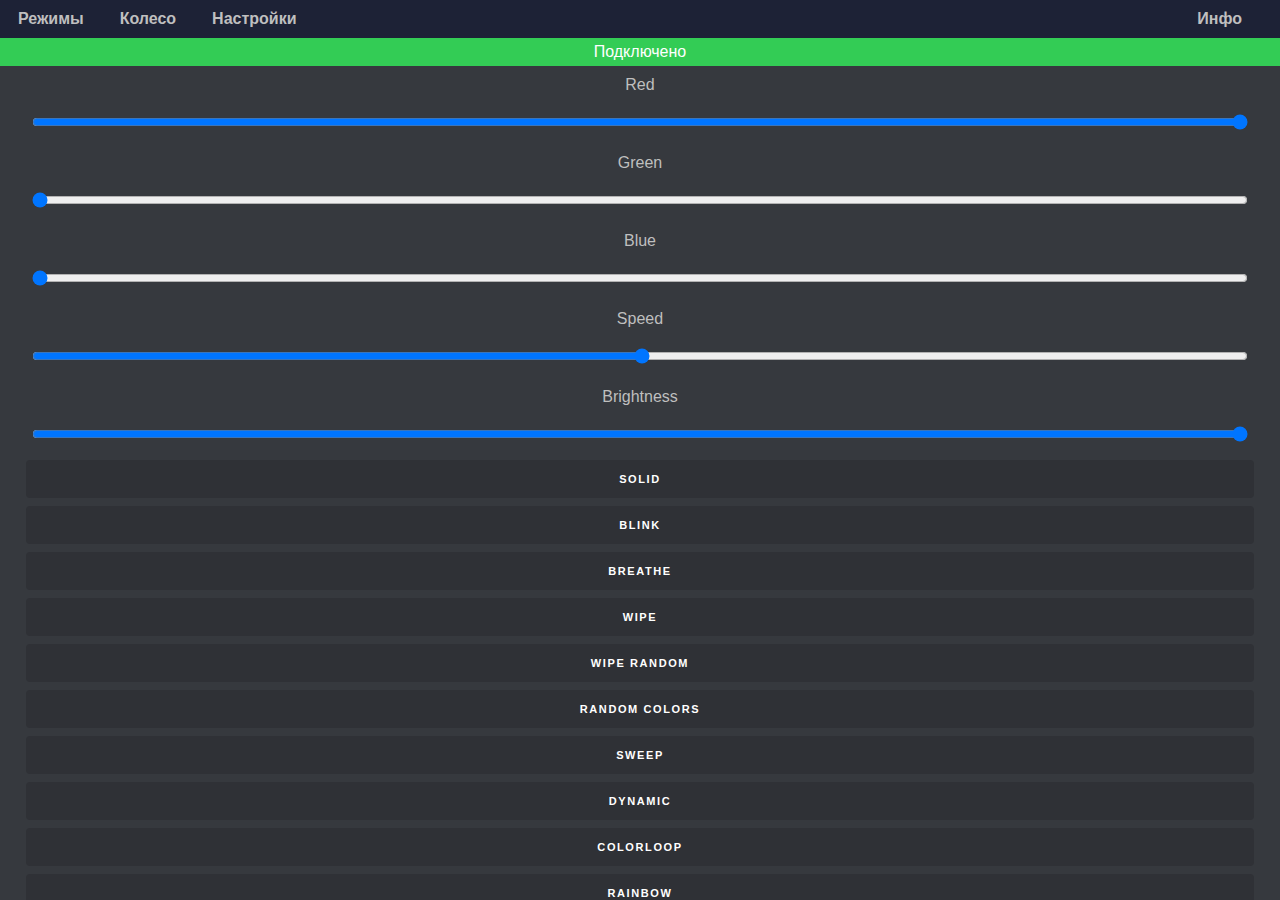
<file: web_interface/index.html>
<!Doctype html>
<html>

<head>
	<meta charset="UTF-8">
	<meta name="viewport" content="width=device-width, initial-scale=0.8, minimal-ui">
	<meta name="theme-color" content="#36393E">

	<meta name="description" content="WTM-WiFi">
	<title>WTM-WiFi</title>

	<link rel="stylesheet" type="text/css" href="style.css">
	<script src="js/site.js"></script>
</head>

<body onload='redirect("modes.html")'></body>

</html>
</file>
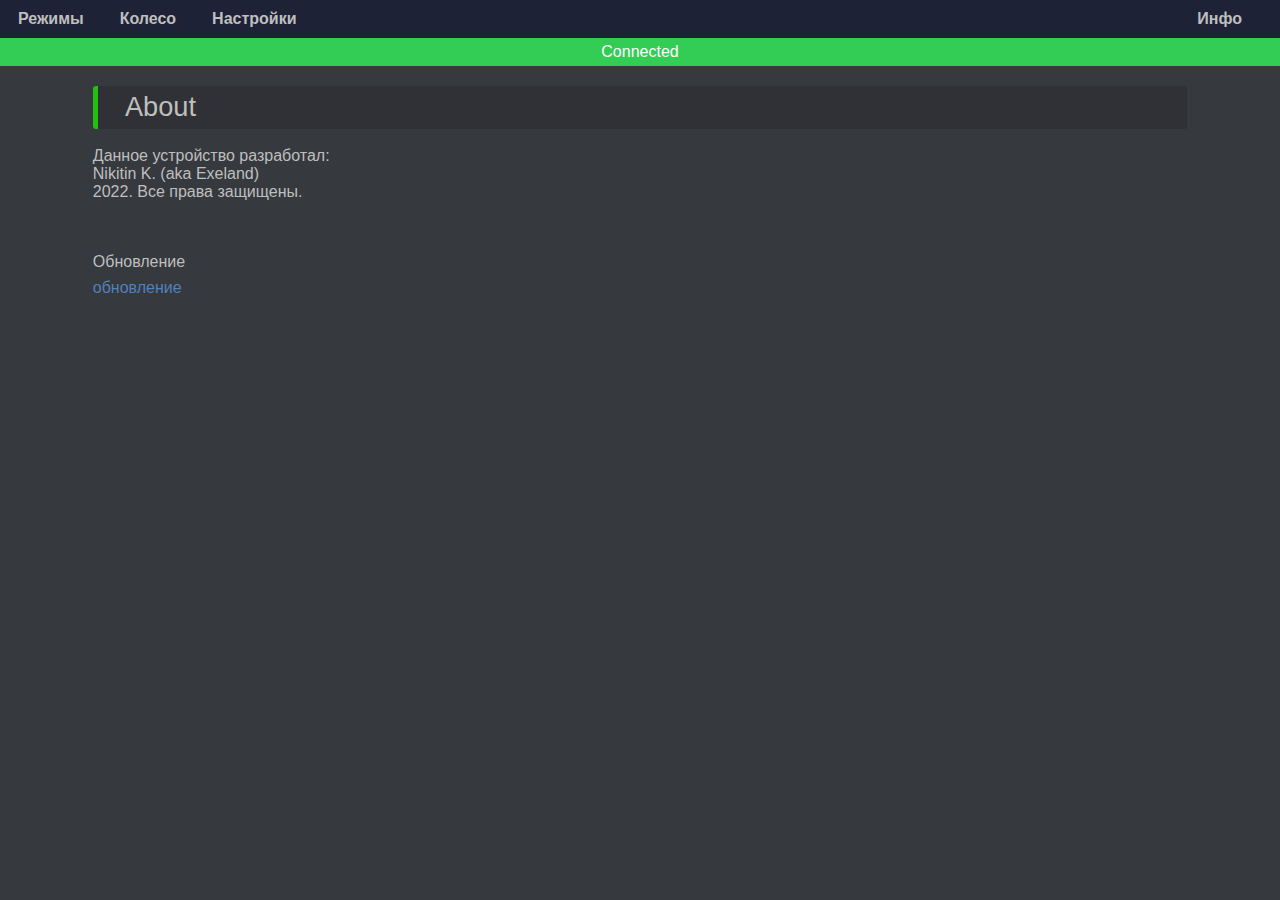
<file: web_interface/about.html>
<!Doctype html>
<html>

<head>
	<meta charset="UTF-8">
	<meta name="viewport" content="width=device-width, initial-scale=0.8, minimal-ui">
	<meta name="theme-color" content="#36393E">

	<meta name="description" content="WTM-WiFi">
	<title>WTM-WiFi</title>

	<link rel="stylesheet" type="text/css" href="style.css">
	<script src="js/site.js"></script>
</head>

<body onload="loadLang()">
	<div id="menuList"></div>
	<div id="status"></div>
	<div class="container">
		<div class="row">
			<div class="col-12">
				<h1 data-translate="About" class="header">About</h1>
				<p data-translate="disclaimer"></p>
				<br>
				<br>
				<p data-translate="upgrade_txt">For upgrade FW:</p>
				<a  data-translate="upgrade" href="upgrade.html">Upgrade</a>
			</div>
		</div>
	</div>
</body>

</html>
</file>
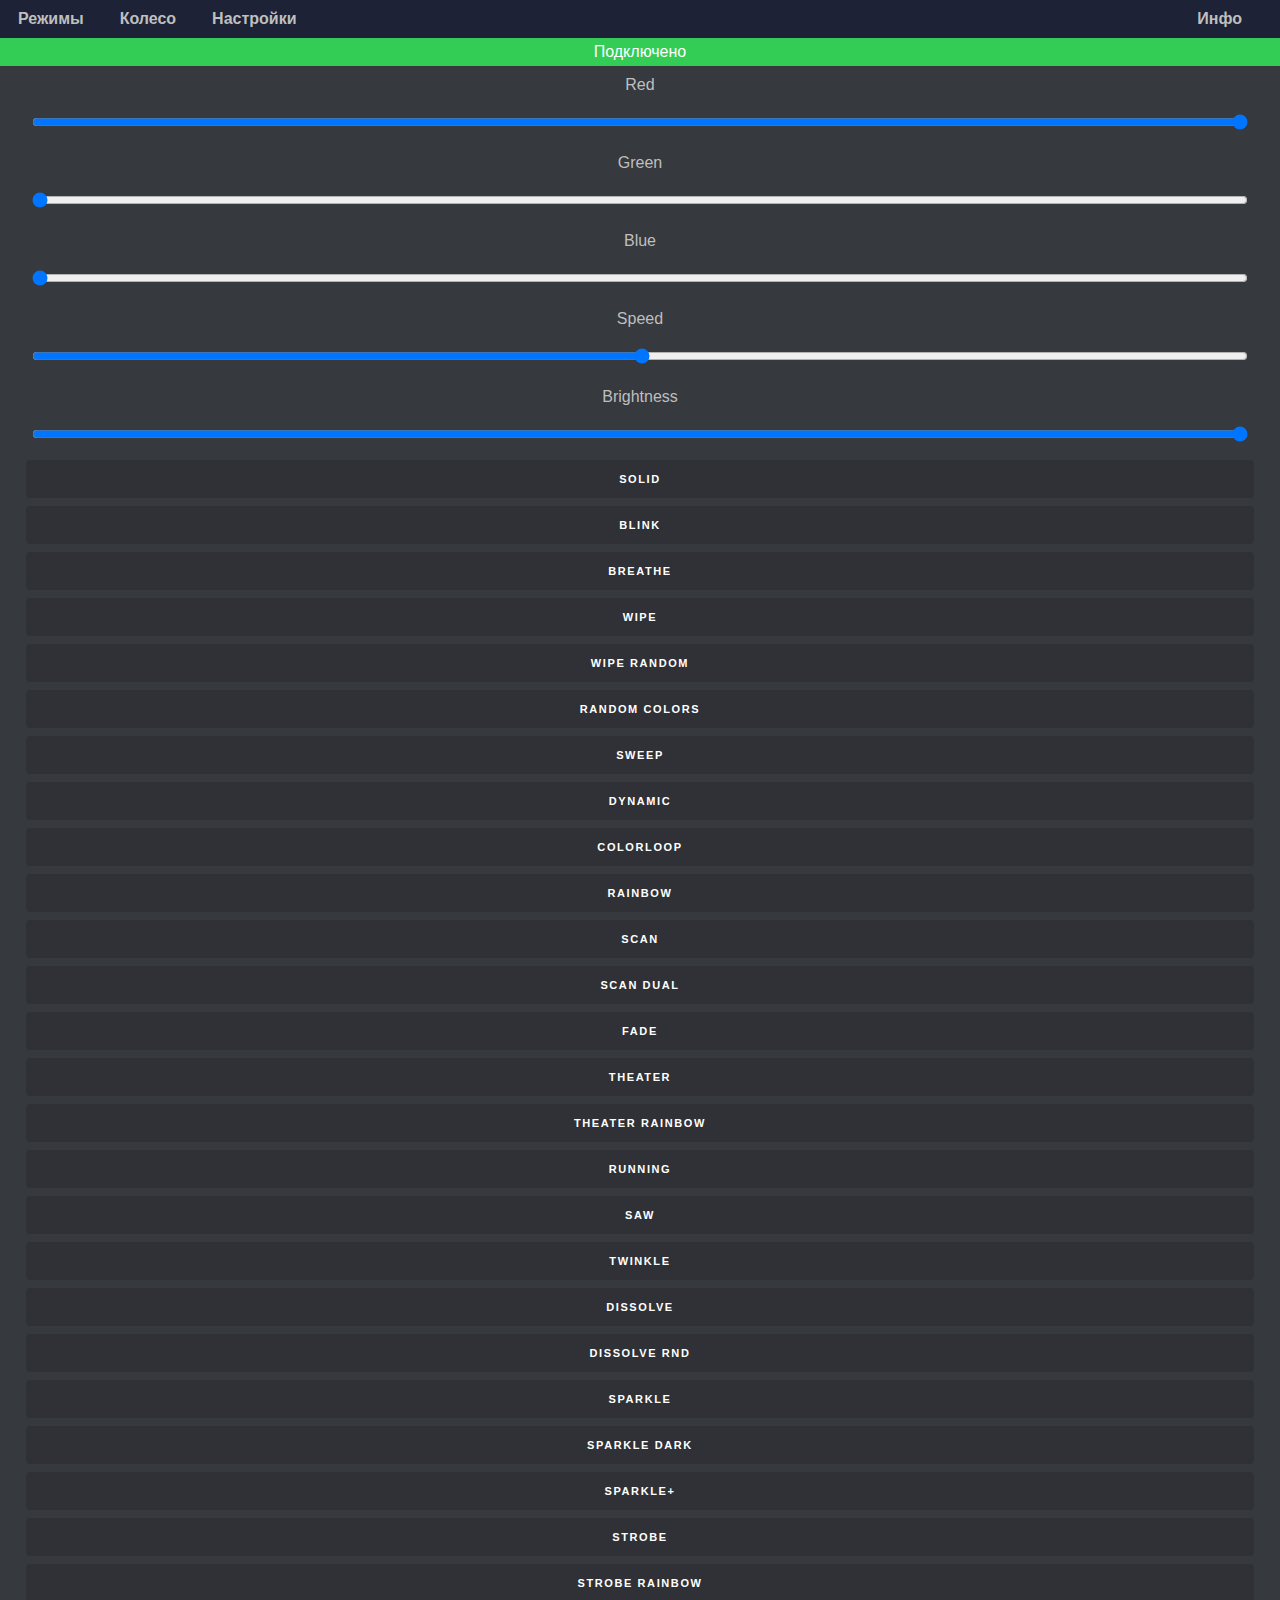
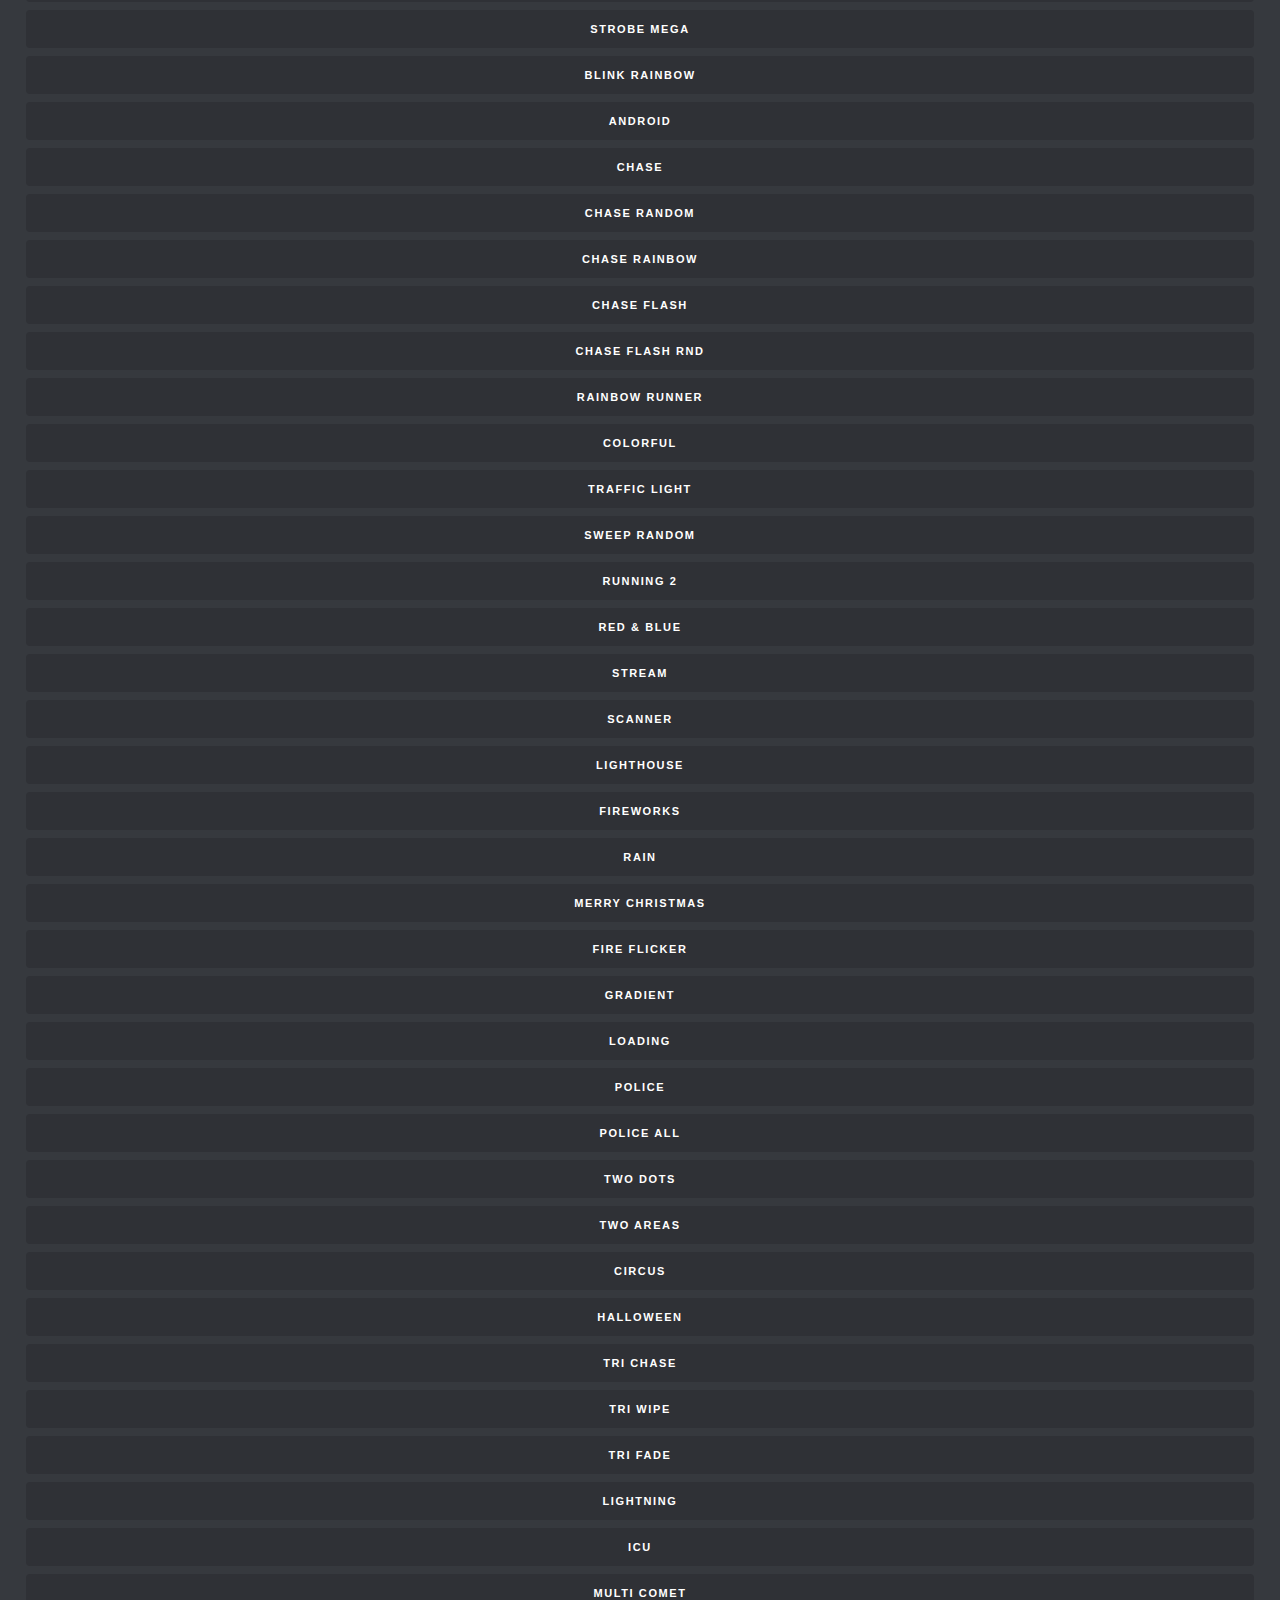
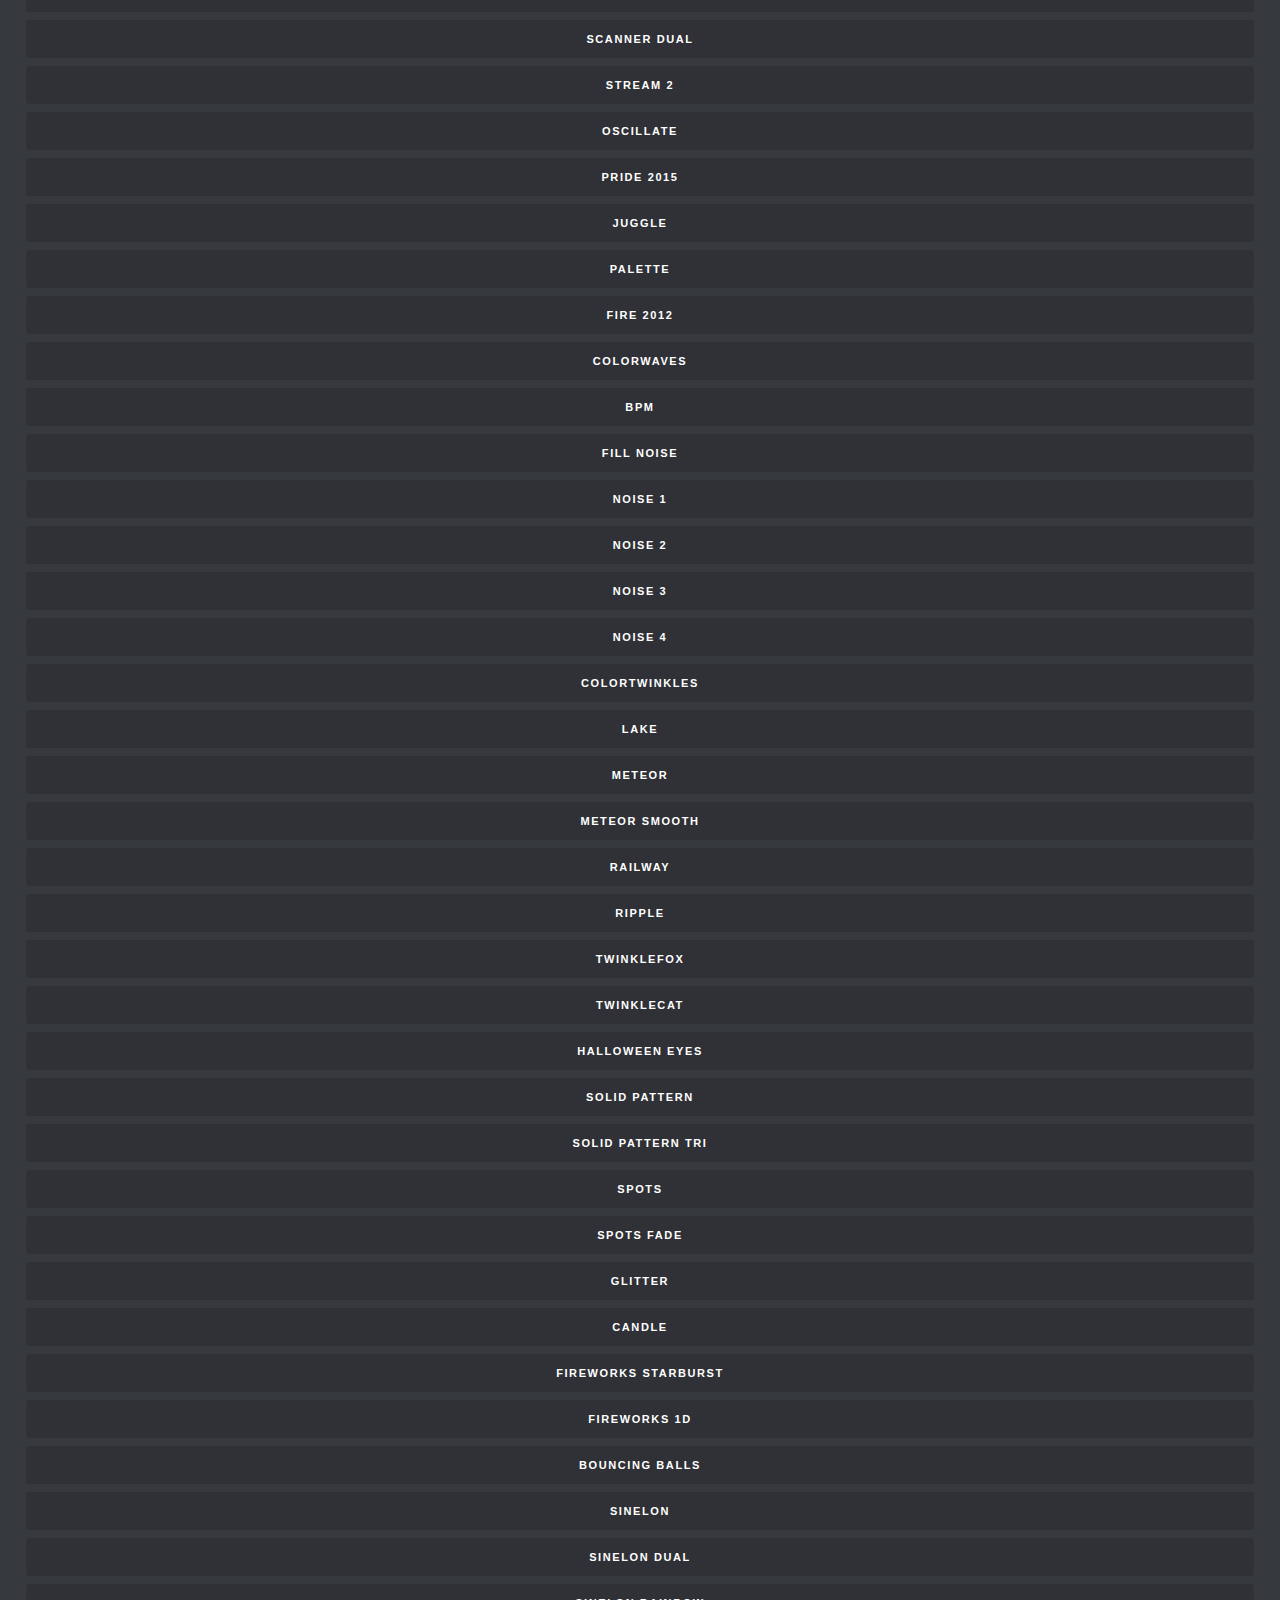
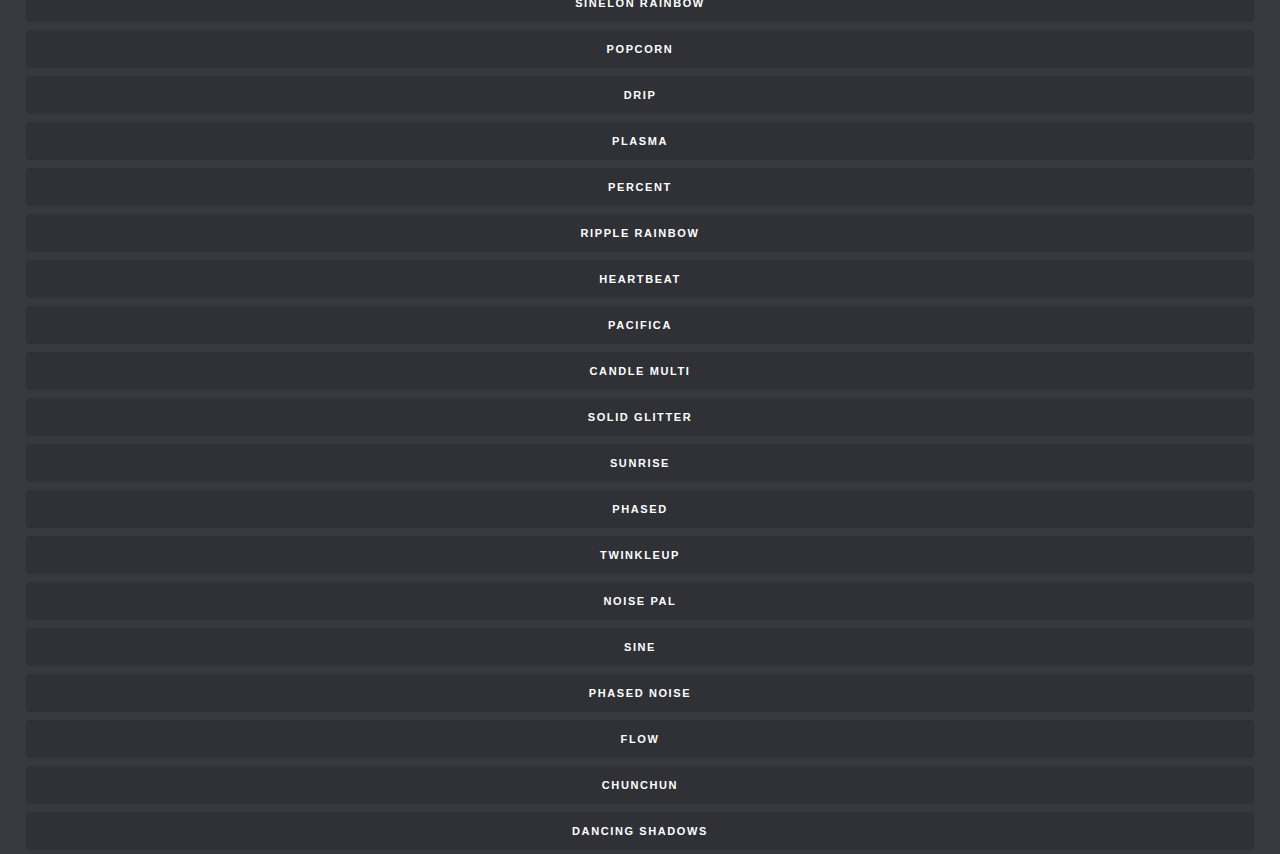
<file: web_interface/modes.html>
<!Doctype html>
<html>

<head>
	<meta charset="UTF-8">
	<meta name="viewport" content="width=device-width, initial-scale=0.8, minimal-ui">
	<meta name="theme-color" content="#36393E">

	<meta name="description" content="WTM-WiFi">
	<title>WTM-WiFi</title>

	<link rel="stylesheet" type="text/css" href="style.css">
	<script src="js/site.js"></script>
	<script src="js/modes.js"></script>
	<script src="js/control.js"></script>
</head>

<body onload="loadLang()">
	<div id="menuList"></div>
	<div id="status"></div>
	<div class="section centered">
		<div>
			<label for="txt_red">Red</label><br />
			<p class="range-field"><input type="range" id="rng_red" oninput="setColR(this.value)" min="0" max="255" /></p>
		</div>
		<div>
			<label for="txt_green">Green</label><br />
			<p class="range-field"><input type="range" id="rng_green" oninput="setColG(this.value)" min="0" max="255" /></p>
		</div>
		<div>
			<label for="txt_blue">Blue</label><br />
			<p class="range-field"><input type="range" id="rng_blue" oninput="setColB(this.value)" min="0" max="255" /></p>
		</div>
		<div>
			<label for="txt_delay">Speed</label><br />
			<p class="range-field"><input type="range" id="rng_delay" oninput="setSpeed(this.value)" min="0" max="255" /></p>
		</div>
		<div>
			<label for="txt_delay">Brightness</label><br />
			<p class="range-field"><input type="range" id="rng_brightness" oninput="setBrightness(this.value)" min="0" max="255"/></p>
		</div>

		<!-- <div class="row">
				<button onclick="send_off()" class="col-6 left">off</button>
				<button onclick="send_tv()"  class="col-6 right">tv</button>
			</div> -->
		<div class="row">
			<div id="modes">Loading animations...</div>
		</div>

	</div>

</body>

</html>
</file>
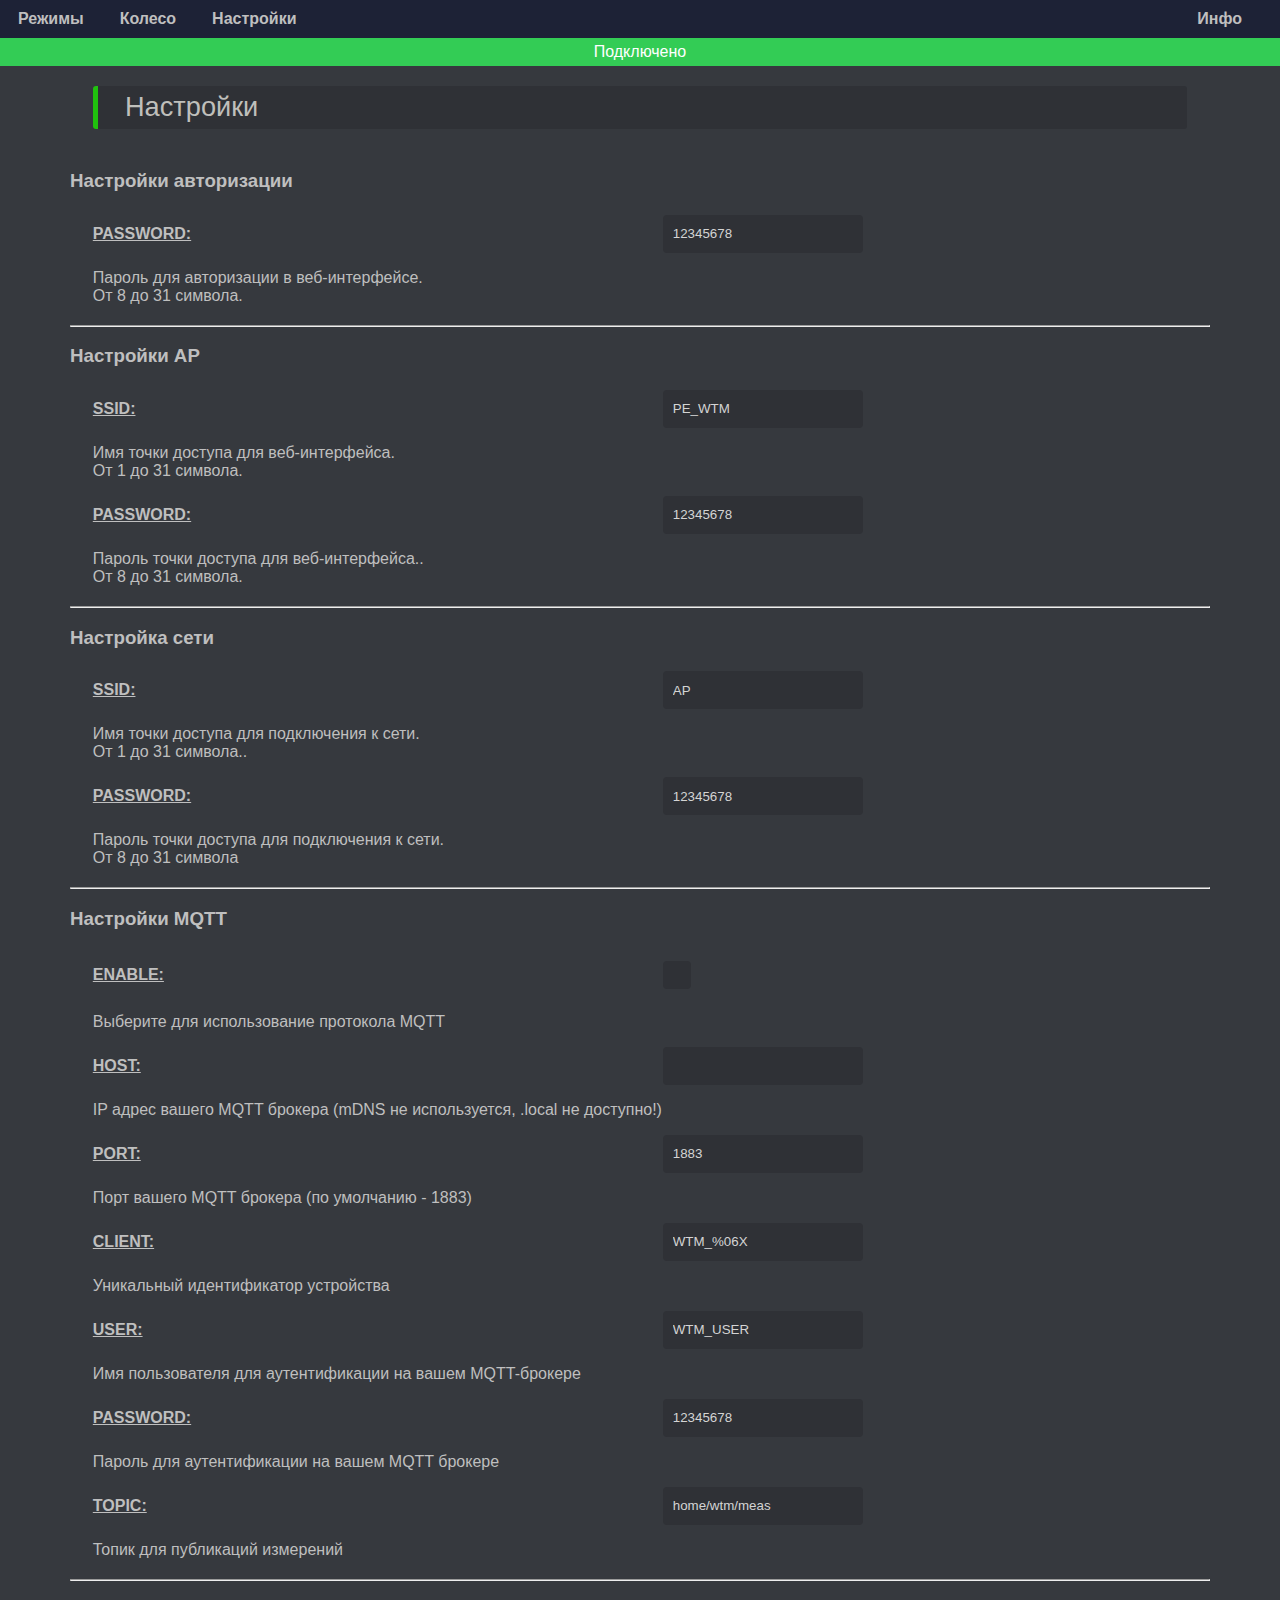
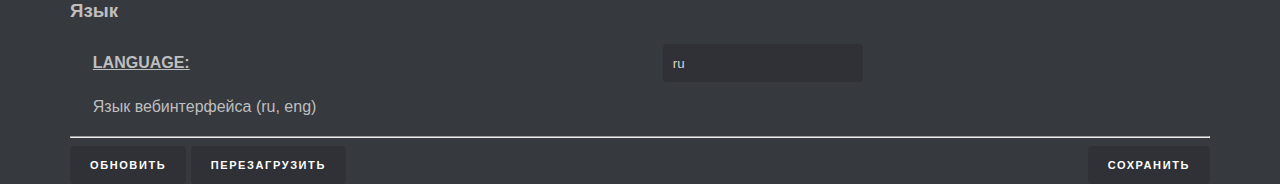
<file: web_interface/settings.html>
<!Doctype html>
<html>

<head>
	<meta charset="UTF-8">
	<meta name="viewport" content="width=device-width, initial-scale=0.8, minimal-ui">
	<meta name="theme-color" content="#36393E">

	<meta name="description" content="WTM-WiFi">
	<title>WTM-WiFi</title>

	<link rel="stylesheet" type="text/css" href="style.css">
	<script src="js/site.js"></script>
	<script src="js/settings.js"></script>
</head>

<body onload="loadLang()">
	<div id="menuList"></div>
	<div id="status"></div>
	<div class="container">
		<div class="row">
			<div class="col-12">
				<h1 class="header" data-translate="settings">Settings</h1>
			</div>
		</div>

		<div id="settingsList"></div>
		<button onclick="save()" class="right" data-translate="save">save</button>
		<button onclick="load()" data-translate="reload">reload</button>
		<button onclick="reset()" data-translate="reset">reset</button>
	</div>
</body>

</html>
</file>
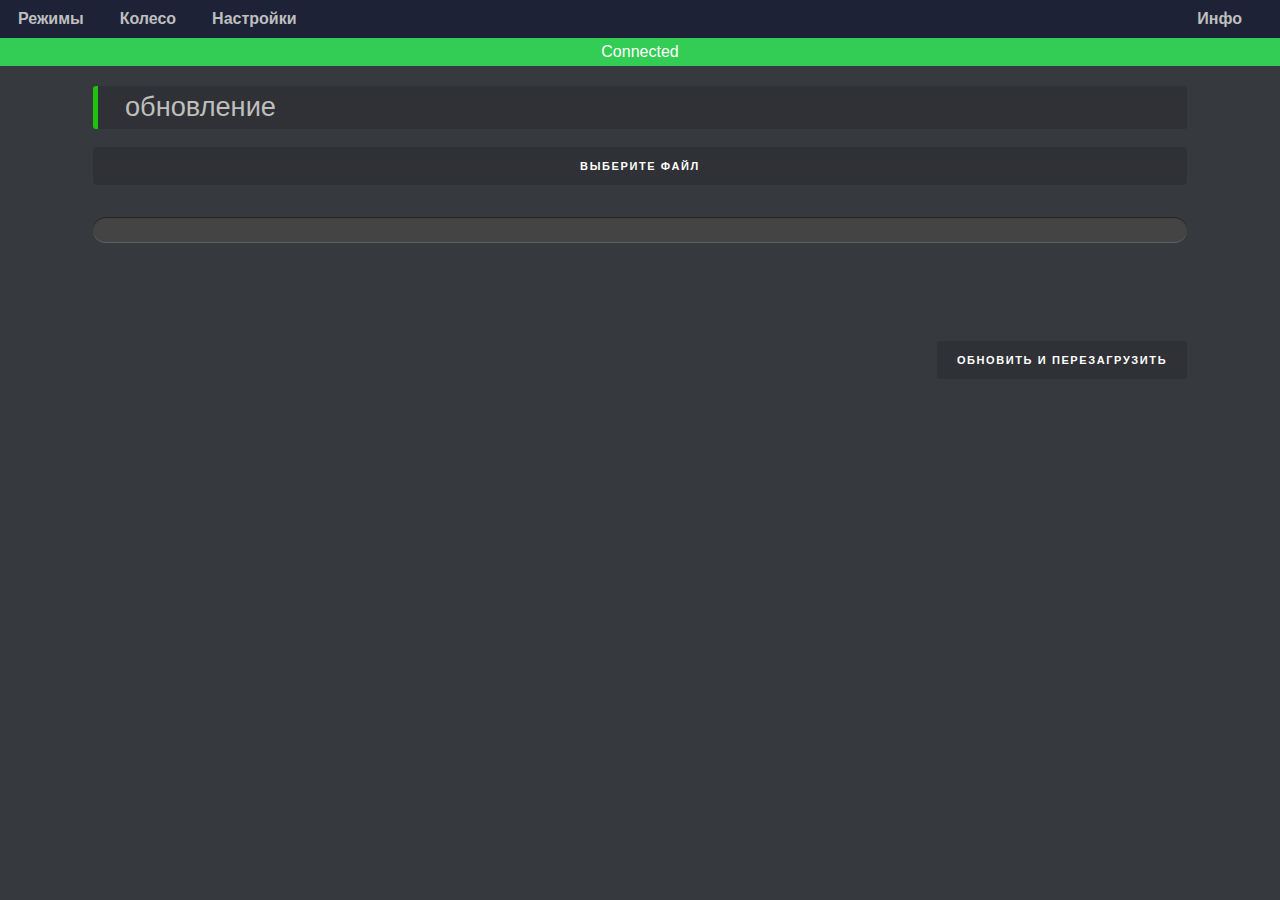
<file: web_interface/upgrade.html>
<!Doctype html>
<html>

<head>
    <meta charset="UTF-8">
    <meta name="viewport" content="width=device-width, initial-scale=0.8, minimal-ui">
    <meta name="theme-color" content="#36393E">

    <meta name="description" content="WTM-WiFi">
    <title>WTM-WiFi</title>

    <link rel="stylesheet" type="text/css" href="style.css">
    <script src="js/site.js"></script>
    <script src="js/upgrade.js"></script>
</head>

<body onload="loadLang()">
    <div id="overlay"></div>
    <div id="menuList"></div>
    <div id="status"></div>
    <div class="container">
        <div class="row">
            <div class="col-12">
                <h1 data-translate="upgrade" class="header">Upgrage</h1>
                <label id="sel_file" data-translate="sel_file" for="newfile" class="button" style="width:100%;">Select Firmware</label>
                <input onchange="file_change()" accept='.bin' id="newfile" type="file">
                <br>
                <progress id="progressBar" max="100" value="0"" ></progress>
                <div class="additional-info">
                    <h4 id="sate_load"></h4>
                    <p id="loaded_n_total"></p>
                </div>
                <button id="btn_upld" data-translate="btn_upld" class="right" onclick="upload()" type="submit" disabled>Upload and Reboot</button>
            </div>
        </div>
    </div>
</body>

</html>
</file>
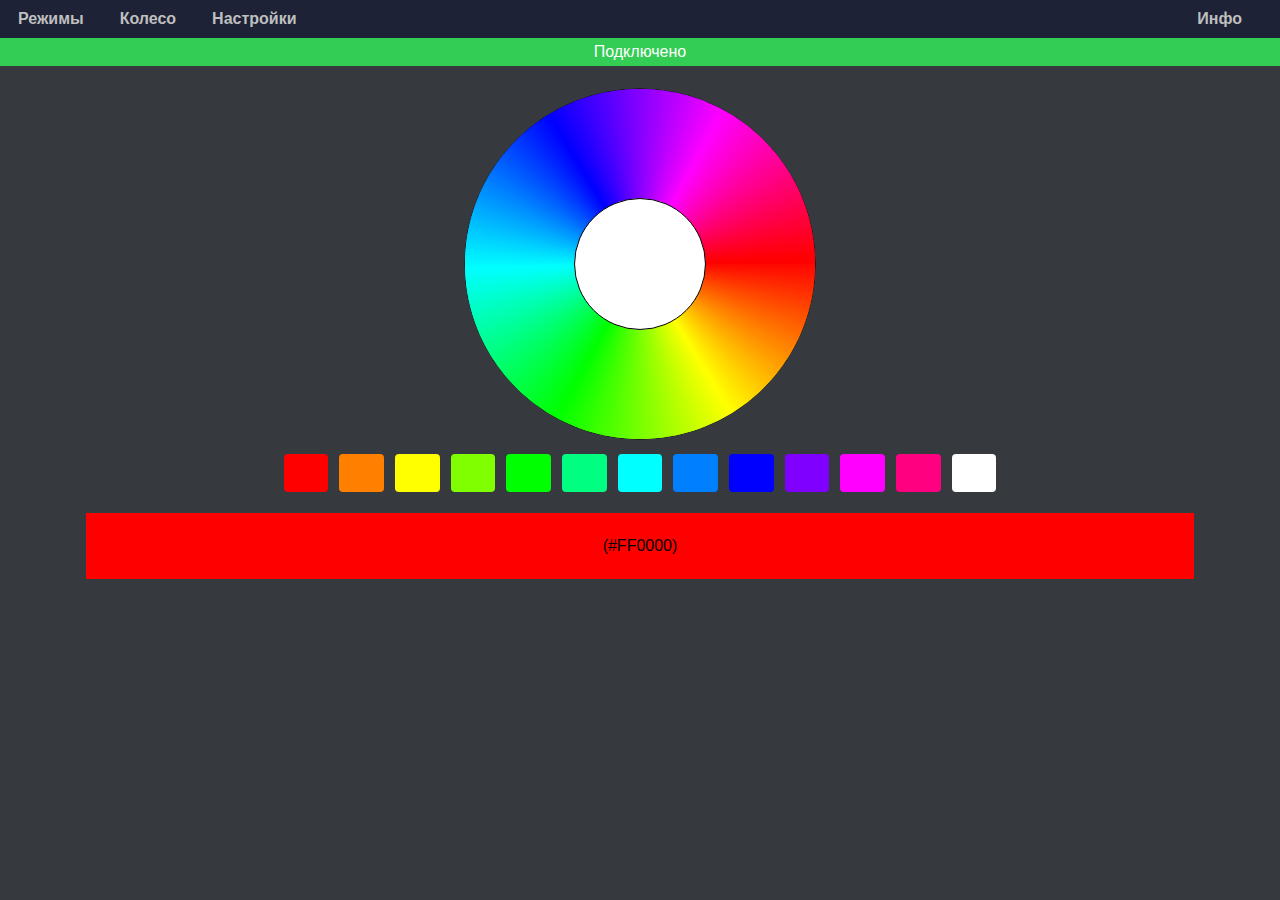
<file: web_interface/wheel.html>
<!Doctype html>
<html>

<head>
    <meta charset="UTF-8">
    <meta name="viewport" content="width=device-width, initial-scale=0.8, minimal-ui">
    <meta name="theme-color" content="#36393E">

    <meta name="description" content="WTM-WiFi">
    <title>WTM-WiFi</title>

    <link rel="stylesheet" type="text/css" href="style.css">
    <script src="js/site.js"></script>
    <script src="js/wheel.js"></script>
    <script src="js/control.js"></script>
</head>

<body onload="loadLang()">
    <div id="menuList"></div>
    <div id="status"></div>
    <br>
    <div class="container centered col-12">
            <canvas id="myCanvas" width="360" height="360"></canvas>
            <div id="colorPalette" class="form-group "> </div>               
            <div class="card-panel" id="sel_color" >pick a color
                <!-- <div id="sel_color">pick a color</div> -->
            </div>
    </div>
</body>

</html>
</file>
<file: web_interface/style.css>
/* Global */
body {
	background: #36393e;
	color: #bfbfbf;
	font-family: sans-serif;
	margin: 0;
}

h1 {
	font-size: 1.7rem;
    margin-top: 1rem;
    background: #2f3136;
    color: #bfbfbb;
    padding: 0.2em 1em;
    border-radius: 3px;
	border-left: solid #20c20e 5px;
    font-weight: 100;
}

h2 {
	font-size: 1.1rem;
    margin-top: 1rem;
    background: #2f3136;
    color: #bfbfbb;
    padding: 0.4em 1.8em;
    border-radius: 3px;
	border-left: solid #20c20e 5px;
    font-weight: 100;
}

label{
	line-height: 38px;
}

p{
	margin: 0.5em 0;
}

.left {
	float: left;
}
.right {
	float: right;
}
.bold {
	font-weight: bold;
}
.red{
	color: #F04747;
}
.green{
	color:#43B581;
}
.clear {
	clear: both;
}
.centered{
	text-align: center;
}
.select{
	width: 98px !important;
	padding: 0 !important;
}
.selected{
	background: #4974a9;
}
.status{
	width: 120px;
	padding-left: 8px;
}
.labelFix {
	line-height: 44px;
}
.clickable{
	cursor: pointer;
}
.settingName{
	text-transform: uppercase;
	font-weight: bold;
	text-decoration: underline;
}
.additional-info {
	text-align: center;
	color: white;
	height: 67px;
}

#status {
	text-align: center;
	text-transform: capitalize;
	padding: 5px;
	color: #fff;
	position: sticky;
	top: 0;
	z-index: 99;
}

#closeError{
	float: right;
	color: #fff;
	padding: 0px 10px;
	cursor: pointer;
}

footer {
	font-size: .95em;
	text-align: center;
	margin-top: 3em;
	margin-bottom: 3em;
}

/* ===== CHECKBOX ===== */
/* Customize the label (the container) */
.checkBoxContainer {
  display: block;
  position: relative;
  padding-left: 35px;
  margin-bottom: 12px;
  cursor: pointer;
  font-size: 22px;
  -webkit-user-select: none;
  -moz-user-select: none;
  -ms-user-select: none;
  user-select: none;
  height: 32px;
}

/* Hide the browser's default checkbox */
.checkBoxContainer input {
  position: absolute;
  opacity: 0;
  cursor: pointer;
}

/* Create a custom checkbox */
.checkmark {
  position: absolute;
  top: 8px;
  left: 0;
  height: 28px;
  width: 28px;
  background-color: #2F3136;
  border-radius: 4px;
}

/* Create the checkmark/indicator (hidden when not checked) */
.checkmark:after {
  content: "";
  position: absolute;
  display: none;
}

/* Show the checkmark when checked */
.checkBoxContainer input:checked ~ .checkmark:after {
  display: block;
}


.checkBoxContainer .checkmark:after {
  left: 10px;
  top: 7px;
  width: 4px;
  height: 10px;
  border: solid white;
  border-width: 0 3px 3px 0;
  -webkit-transform: rotate(45deg);
  -ms-transform: rotate(45deg);
  transform: rotate(45deg);
}

/* ERROR */
.hide {
	display: none;
}

.show {
	display: block !important;
	animation-name: fadeIn;
	animation-duration: 1s;
}

@keyframes fadeIn {
	0%   {opacity: 0;}
	100% {opacity: 1;}
}


hr {
	background: #3e4146;
}

a {
	color: #5281bb;
    text-decoration: none;
}

a:hover {
	color: #95b8e4;
}

li{
	margin: 4px 0;
}

/* Meter */
.meter_background{
	background: #42464D;
	width: 100%;
	word-break: normal;
	min-width: 100px;
}
.meter_forground{
	color: #fff;
	padding: 4px 0;
	/* + one of the colors below
	(width will be set by the JS) */
}
.meter_green{
	background: #43B581;
}
.meter_orange{
	background: #FAA61A;
}
.meter_red{
	background: #F04747;
}
.meter_value{
	padding-left: 8px;
}


/* Tables */
table {
	width: 100%;
	min-width: 400px;
	margin-bottom: 2em;
}

td{
	word-break: break-all;
}

th{
	word-break: break-word;
}

th, td {
    padding: 10px 6px;
    text-align: left;
    border-bottom: 1px solid #5d5d5d;
}

@media screen and (max-width: 820px) {
	#apTable .id,
	#apTable .enc,
	#apTable .mac,
	#apTable .vendor,
	#apTable .name,

	#stTable .id,
	#stTable .pkts,
	#stTable .lastseen,
	#stTable .mac,

	#nTable .id,
	#nTable .vendor,
	#nTable .ap,
	#nTable .mac,

	#ssidTable .id	{
	  display: none;
	}

	.meter_background{
		min-width: 45px;
	}
}

nav {
	display: block;
	background: #1d2236;
	font-weight: bold;
	padding: 0 10px;
}
  
nav a {
	color: inherit;
	padding: 0 .5em;
}

.menu {
	list-style-type: none;
	margin: 0;
	padding: 0;
	margin: 0 auto;
	display: flex;
	flex-direction: row;
	display:block;
}

.menu li {
	margin: 10px 20px 10px 0;
	display: inline-block;
}

.menu li:last-child {
	float: right;
}

/* Inputs and buttons */
.upload-script, .button, button, input[type="submit"], input[type="reset"], input[type="button"] {
	display: inline-block;
	height: 38px;
	padding: 0 20px;
	color:#fff;
	text-align: center;
	font-size: 11px;
	font-weight: 600;
	line-height: 38px;
	letter-spacing: .1rem;
	text-transform: uppercase;
	text-decoration: none;
	white-space: nowrap;
	background: #2f3136;
	border-radius: 4px;
	border: none;
	cursor: pointer;
	box-sizing: border-box;
}

button:hover, input[type="submit"]:hover, input[type="reset"]:hover, input[type="button"]:hover {
	background: #42444a;
}
button:active, input[type="submit"]:active, input[type="reset"]:active, input[type="button"]:active {
	transform: scale(.93);
}
button:disabled:hover, input[type="submit"]:disabled:hover, input[type="reset"]:disabled:hover, input[type="button"]:disabled:hover {
	background: white;
	cursor: not-allowed;
	opacity: 0.40;
	filter: alpha(opacity=40);
	transform: scale(1);
}
button::-moz-focus-inner {
  border: 0;
}
/* Forms */
input[type="email"], input[type="number"], input[type="search"], input[type="text"], input[type="tel"], input[type="url"], input[type="password"], textarea, select {
	height: 38px;
	padding: 6px 10px; /* The 6px vertically centers text on FF, ignored by Webkit */
	background-color: #2f3136;
	border-radius: 4px;
	box-shadow: none;
	box-sizing: border-box;
	color: #d4d4d4;
	border: none;
	width: 5em;
}

input[type="password"]{
	width: 100%;
	float: right;
	max-width: 284px !important;
}

input[type="text"]{
	width: 15em;
}

.setting {
	width: 100% !important;
	max-width: 284px !important;
}

input[type="file"] {
	width: 100%;
	display:none;
}

/* ==== GRID SYSTEM ==== */
.container {
  width: 100%;
  margin-left: auto;
  margin-right: auto;
  max-width: 1140px;
}

.row {
  position: relative;
  width: 100%;
}

.row [class^="col"] {
  float: left;
  margin: 0.25rem 2%;
  min-height: 0.125rem;
}

.col-1,
.col-2,
.col-3,
.col-4,
.col-5,
.col-6,
.col-7,
.col-8,
.col-9,
.col-10,
.col-11,
.col-12 {
  width: 96%;
}

.row::after {
	content: "";
	display: table;
	clear: both;
}

.hidden-sm {
  display: none;
}

.card-panel {
	color:#000;
    /* -webkit-transition: -webkit-box-shadow .25s; */
    /* transition: -webkit-box-shadow .25s; */
    /* transition: box-shadow .25s; */
    /* transition: box-shadow .25s, -webkit-box-shadow .25s; */
    padding: 24px;
    margin: 1rem;
    background-color: #fff
}

.range-field input {
	width: 95%;
	height: 20px;
	margin: 0;
	transform-origin: center;
  }

@media only screen and (min-width: 24em) {
  .col-1 {
    width: 4.33%;
  }

  .col-2 {
    width: 12.66%;
  }

  .col-3 {
    width: 21%;
  }

  .col-4 {
    width: 29.33%;
  }

  .col-5 {
    width: 37.66%;
  }

  .col-6 {
    width: 46%;
  }

  .col-7 {
    width: 54.33%;
  }

  .col-8 {
    width: 62.66%;
  }

  .col-9 {
    width: 71%;
  }

  .col-10 {
    width: 79.33%;
  }

  .col-11 {
    width: 87.66%;
  }

  .col-12 {
    width: 96%;
  }

  .hidden-sm {
    display: block;
  }
}

progress {
	display: block; /* default: inline-block */
	width: 100%;
	margin: 2em auto;
	padding: 4px;
	border: 0 none;
	background: #444;
	border-radius: 14px;
	box-shadow: inset 0px 1px 1px rgba(0,0,0,0.5), 0px 1px 0px rgba(255,255,255,0.2);
}
progress::-moz-progress-bar {
	border-radius: 12px;
	background: rgba(3, 214, 56, 0.767);
	box-shadow: inset 0 -2px 4px rgba(0,0,0,0.4), 0 2px 5px 0px rgba(0,0,0,0.3);

}
/* webkit */
@media screen and (-webkit-min-device-pixel-ratio:0) {
	progress {
		height: 25px;
	}
}
progress::-webkit-progress-bar {
	background: transparent;
}
progress::-webkit-progress-value {
	border-radius: 12px;
	background: rgba(3, 214, 56, 0.767);
	box-shadow: inset 0 -2px 4px rgba(0,0,0,0.4), 0 2px 5px 0px rgba(0,0,0,0.3);
}
#overlay {
	position: fixed; /* Sit on top of the page content */
	display: none; /* Hidden by default */
	width: 100%; /* Full width (cover the whole page) */
	height: 100%; /* Full height (cover the whole page) */
	top: 0;
	left: 0;
	right: 0;
	bottom: 0;
	background-color: rgba(0, 0, 0, 0.06); /* Black background with opacity */
	z-index: 2; /* Specify a stack order in case you're using a different order for other elements */
	cursor: pointer; /* Add a pointer on hover */
}
</file>
